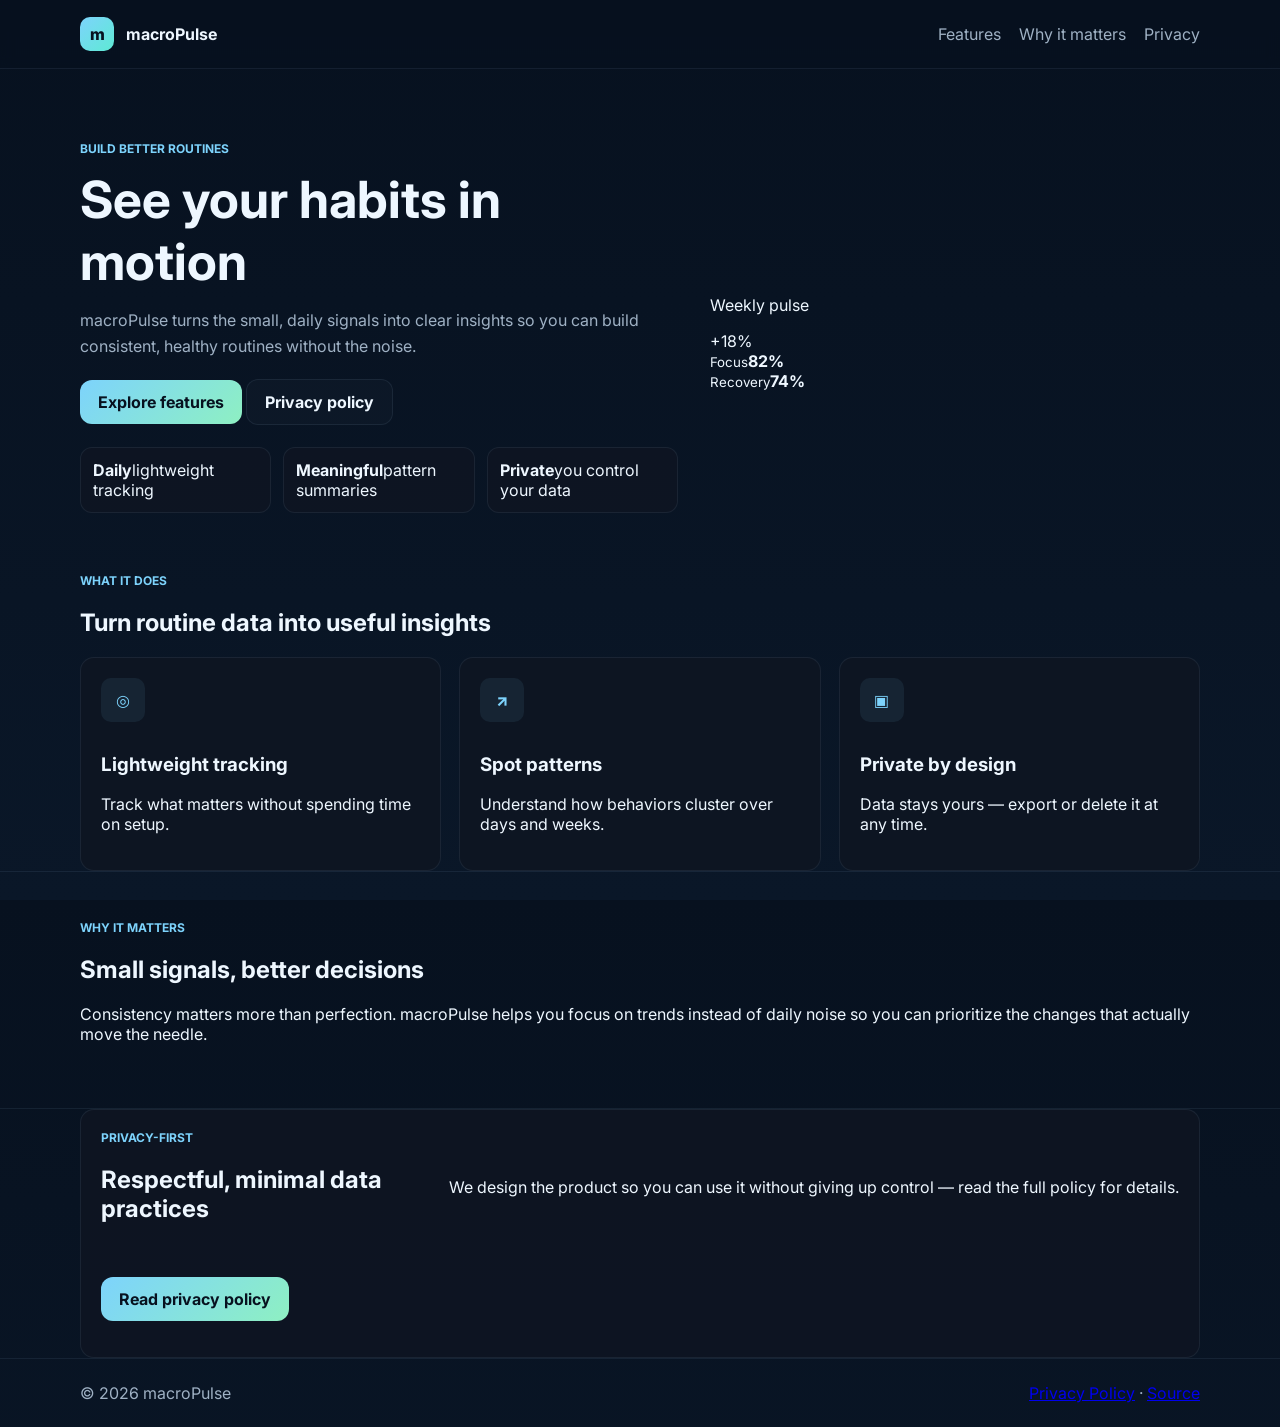
<file: index.html>
<!doctype html>
<html lang="en">
  <head>
    <meta charset="utf-8" />
    <meta name="viewport" content="width=device-width,initial-scale=1" />
    <title>macroPulse — Smarter wellness tracking</title>
    <meta name="description" content="macroPulse helps you track habits, understand patterns, and make better wellness decisions." />
    <meta name="theme-color" content="#07111f" />

    <link rel="preconnect" href="https://fonts.googleapis.com" />
    <link rel="preconnect" href="https://fonts.gstatic.com" crossorigin />
    <link href="https://fonts.googleapis.com/css2?family=Inter:wght@400;600;700&display=swap" rel="stylesheet" />

    <link rel="stylesheet" href="styles.css" />

    <meta property="og:title" content="macroPulse — Smarter wellness tracking" />
    <meta property="og:description" content="Track habits, spot patterns, and act on your wellness data — simply and privately." />
    <meta property="og:type" content="website" />
    <meta property="og:url" content="https://ronaldgosso.github.io/macroPulse-site/" />
  </head>
  <body>
    <header class="site-header">
      <div class="container nav">
        <a class="brand" href="/">
          <span class="brand-mark">m</span>
          <span class="brand-text">macroPulse</span>
        </a>
        <nav class="nav-links" aria-label="Main navigation">
          <a href="#features">Features</a>
          <a href="#why">Why it matters</a>
          <a href="privacy.html">Privacy</a>
        </nav>
      </div>
    </header>

    <main>
      <section class="hero">
        <div class="container hero-grid">
          <div class="hero-copy">
            <p class="eyebrow">Build better routines</p>
            <h1>See your habits in motion</h1>
            <p class="lead">macroPulse turns the small, daily signals into clear insights so you can build consistent, healthy routines without the noise.</p>

            <p class="cta-row">
              <a class="button primary" href="#features">Explore features</a>
              <a class="button secondary" href="privacy.html">Privacy policy</a>
            </p>

            <ul class="mini-stats" aria-hidden="true">
              <li><strong>Daily</strong><span>lightweight tracking</span></li>
              <li><strong>Meaningful</strong><span>pattern summaries</span></li>
              <li><strong>Private</strong><span>you control your data</span></li>
            </ul>
          </div>

          <aside class="hero-card" aria-hidden="true">
            <div class="app-window">
              <div class="window-bar"><span></span><span></span><span></span></div>
              <div class="chart-card">
                <div class="chart-header"><p>Weekly pulse</p><span>+18%</span></div>
                <div class="bars"><span style="height:28%"></span><span style="height:42%"></span><span style="height:36%"></span><span style="height:58%"></span><span style="height:72%"></span><span style="height:80%"></span><span style="height:100%"></span></div>
              </div>
              <div class="summary-row"><div><small>Focus</small><strong>82%</strong></div><div><small>Recovery</small><strong>74%</strong></div></div>
            </div>
          </aside>
        </div>
      </section>

      <section id="features" class="features">
        <div class="container">
          <div class="section-heading"><p class="eyebrow">What it does</p><h2>Turn routine data into useful insights</h2></div>
          <div class="feature-grid">
            <article class="feature-card"><div class="icon">◎</div><h3>Lightweight tracking</h3><p>Track what matters without spending time on setup.</p></article>
            <article class="feature-card"><div class="icon">↗</div><h3>Spot patterns</h3><p>Understand how behaviors cluster over days and weeks.</p></article>
            <article class="feature-card"><div class="icon">▣</div><h3>Private by design</h3><p>Data stays yours — export or delete it at any time.</p></article>
          </div>
        </div>
      </section>

      <section id="why" class="info-panel">
        <div class="container split">
          <div>
            <p class="eyebrow">Why it matters</p>
            <h2>Small signals, better decisions</h2>
          </div>
          <p>Consistency matters more than perfection. macroPulse helps you focus on trends instead of daily noise so you can prioritize the changes that actually move the needle.</p>
        </div>
      </section>

      <section class="privacy-spotlight">
        <div class="container privacy-box">
          <div><p class="eyebrow">Privacy-first</p><h2>Respectful, minimal data practices</h2></div>
          <p>We design the product so you can use it without giving up control — read the full policy for details.</p>
          <p><a class="button primary" href="privacy.html">Read privacy policy</a></p>
        </div>
      </section>
    </main>

    <footer class="site-footer">
      <div class="container footer-row">
        <div>© 2026 macroPulse</div>
        <div class="footer-links"><a href="privacy.html">Privacy Policy</a> &middot; <a href="https://github.com/ronaldgosso/macroPulse">Source</a></div>
      </div>
    </footer>
  </body>
</html>
</file>
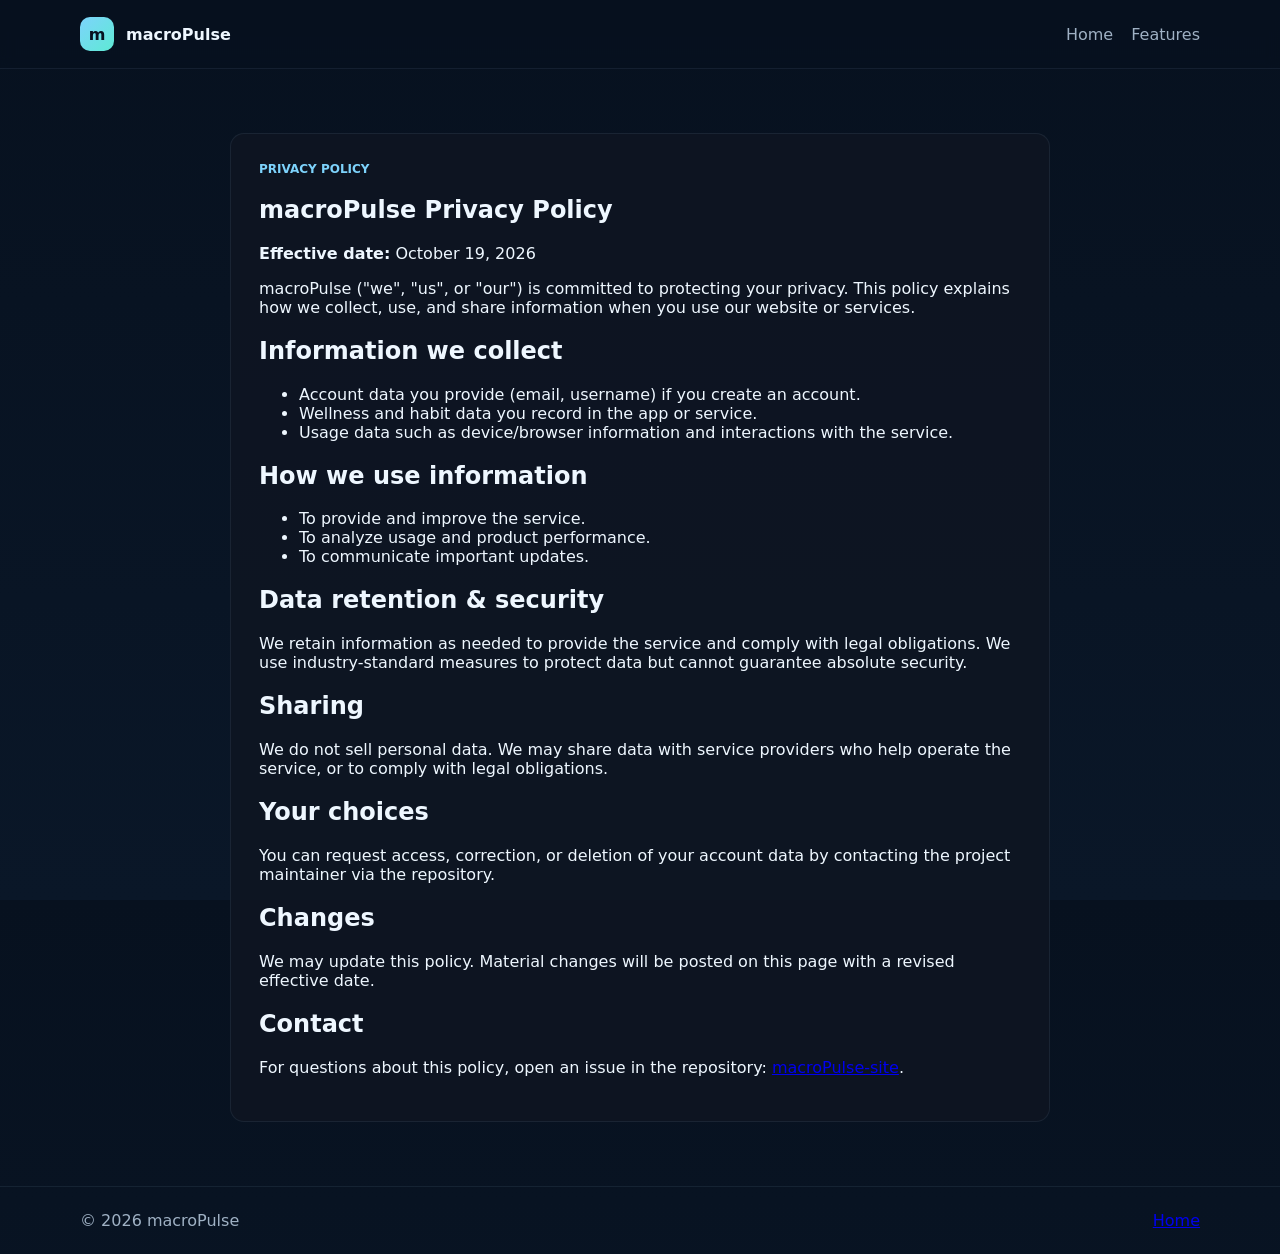
<file: privacy.html>
<!doctype html>
<html lang="en">
  <head>
    <meta charset="utf-8" />
    <meta name="viewport" content="width=device-width,initial-scale=1" />
    <title>Privacy Policy — macroPulse</title>
    <meta name="description" content="Privacy policy for macroPulse." />
    <link href="styles.css" rel="stylesheet" />
  </head>
  <body class="policy-page">
    <header class="site-header">
      <div class="container nav">
        <a class="brand" href="/"><span class="brand-mark">m</span><span class="brand-text">macroPulse</span></a>
        <nav class="nav-links" aria-label="Main navigation"><a href="index.html">Home</a><a href="/index.html#features">Features</a></nav>
      </div>
    </header>

    <main class="container policy-container">
      <article class="policy-card">
        <p class="eyebrow">Privacy Policy</p>
        <h1>macroPulse Privacy Policy</h1>
        <p><strong>Effective date:</strong> October 19, 2026</p>

        <p>macroPulse ("we", "us", or "our") is committed to protecting your privacy. This policy explains how we collect, use, and share information when you use our website or services.</p>

        <h2>Information we collect</h2>
        <ul>
          <li>Account data you provide (email, username) if you create an account.</li>
          <li>Wellness and habit data you record in the app or service.</li>
          <li>Usage data such as device/browser information and interactions with the service.</li>
        </ul>

        <h2>How we use information</h2>
        <ul>
          <li>To provide and improve the service.</li>
          <li>To analyze usage and product performance.</li>
          <li>To communicate important updates.</li>
        </ul>

        <h2>Data retention & security</h2>
        <p>We retain information as needed to provide the service and comply with legal obligations. We use industry-standard measures to protect data but cannot guarantee absolute security.</p>

        <h2>Sharing</h2>
        <p>We do not sell personal data. We may share data with service providers who help operate the service, or to comply with legal obligations.</p>

        <h2>Your choices</h2>
        <p>You can request access, correction, or deletion of your account data by contacting the project maintainer via the repository.</p>

        <h2>Changes</h2>
        <p>We may update this policy. Material changes will be posted on this page with a revised effective date.</p>

        <h2>Contact</h2>
        <p>For questions about this policy, open an issue in the repository: <a href="https://github.com/ronaldgosso/macroPulse-site">macroPulse-site</a>.</p>
      </article>
    </main>

    <footer class="site-footer">
      <div class="container footer-row"><div>© 2026 macroPulse</div><div class="footer-links"><a href="index.html">Home</a></div></div>
    </footer>
  </body>
</html>
</file>
<file: styles.css>
/* Styles for macroPulse landing page */
:root{
  --bg:#07111f;
  --muted:#9fb1c4;
  --text:#eef7ff;
  --primary:#7dd3fc;
  --accent:#8ef0c2;
  --panel:rgba(14,22,34,0.86);
  --border:rgba(180,210,255,0.08);
}
*{box-sizing:border-box}
html,body{height:100%}
body{margin:0;font-family:Inter,system-ui,-apple-system,'Segoe UI',Roboto,Arial; background:linear-gradient(180deg,#07111f 0%,#0a1728 100%);color:var(--text);-webkit-font-smoothing:antialiased}
.container{width:min(1120px,calc(100% - 32px));margin:0 auto}
.site-header{backdrop-filter:blur(6px);background:rgba(7,17,31,0.5);border-bottom:1px solid var(--border);position:sticky;top:0;z-index:10}
.nav{display:flex;align-items:center;justify-content:space-between;min-height:68px;padding:8px 0}
.brand{display:inline-flex;align-items:center;gap:12px;text-decoration:none;color:var(--text);font-weight:700}
.brand-mark{width:34px;height:34px;display:inline-flex;align-items:center;justify-content:center;border-radius:10px;background:linear-gradient(135deg,var(--primary),#5eead4);color:#07111f;font-weight:800}
.nav-links{display:flex;gap:18px}
.nav-links a{color:var(--muted);text-decoration:none}
.nav-links a:hover{color:var(--text)}
.hero{padding:72px 0 44px}
.hero-grid{display:grid;grid-template-columns:1.1fr .9fr;gap:32px;align-items:center}
.eyebrow{margin:0 0 12px;color:var(--primary);text-transform:uppercase;font-weight:700;font-size:.75rem}
.hero-copy h1{font-size:clamp(2rem,4vw,3.8rem);margin:0 0 12px}
.lead{color:var(--muted);max-width:56ch;line-height:1.6}
.cta-row{margin-top:20px}
.button{display:inline-block;padding:12px 18px;border-radius:12px;font-weight:700;text-decoration:none}
.button.primary{background:linear-gradient(135deg,var(--primary),var(--accent));color:#07111f}
.button.secondary{border:1px solid var(--border);color:var(--text);background:rgba(255,255,255,0.02)}
.mini-stats{display:grid;grid-template-columns:repeat(3,1fr);gap:12px;margin-top:22px;list-style:none;padding:0}
.mini-stats li{background:var(--panel);padding:12px;border-radius:12px;border:1px solid var(--border)}
.feature-grid{display:grid;grid-template-columns:repeat(3,1fr);gap:18px}
.feature-card{background:var(--panel);padding:20px;border-radius:14px;border:1px solid var(--border)}
.feature-card .icon{width:44px;height:44px;border-radius:10px;background:rgba(125,211,252,0.08);display:inline-flex;align-items:center;justify-content:center;color:var(--primary);font-weight:800;margin-bottom:12px}
.info-panel{padding:48px 0;border-top:1px solid var(--border);border-bottom:1px solid var(--border)}
.privacy-box{display:grid;grid-template-columns:1fr auto;gap:18px;align-items:center;background:var(--panel);padding:20px;border-radius:14px;border:1px solid var(--border)}
.site-footer{padding:24px 0;border-top:1px solid var(--border)}
.footer-row{display:flex;justify-content:space-between;align-items:center;color:var(--muted)}
.policy-page .policy-container{padding:64px 0}
.policy-card{background:var(--panel);padding:28px;border-radius:14px;border:1px solid var(--border);max-width:820px;margin:0 auto}

/* responsive */
@media(max-width:900px){
  .hero-grid, .feature-grid, .privacy-box{grid-template-columns:1fr}
  .nav{flex-direction:column;gap:10px}
  .mini-stats{grid-template-columns:1fr}
  .footer-row{flex-direction:column;gap:10px}
}
</file>
